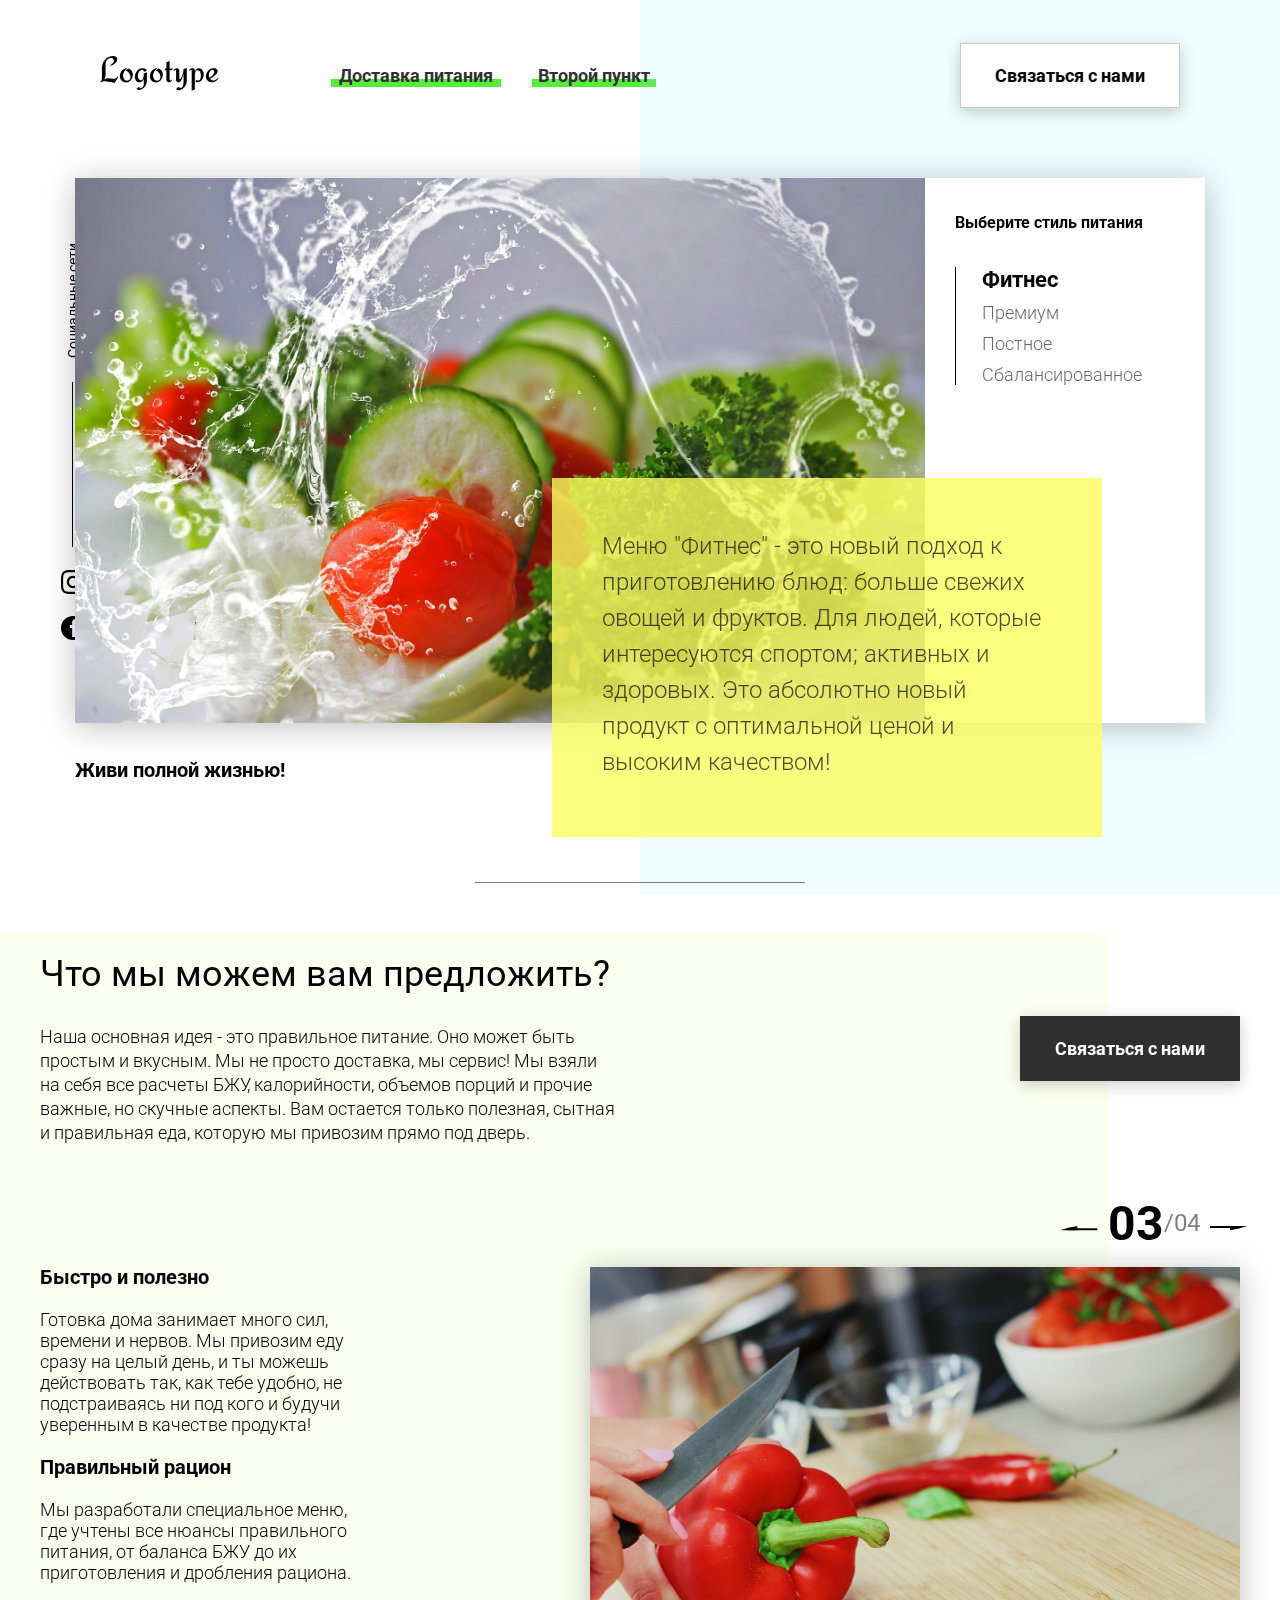
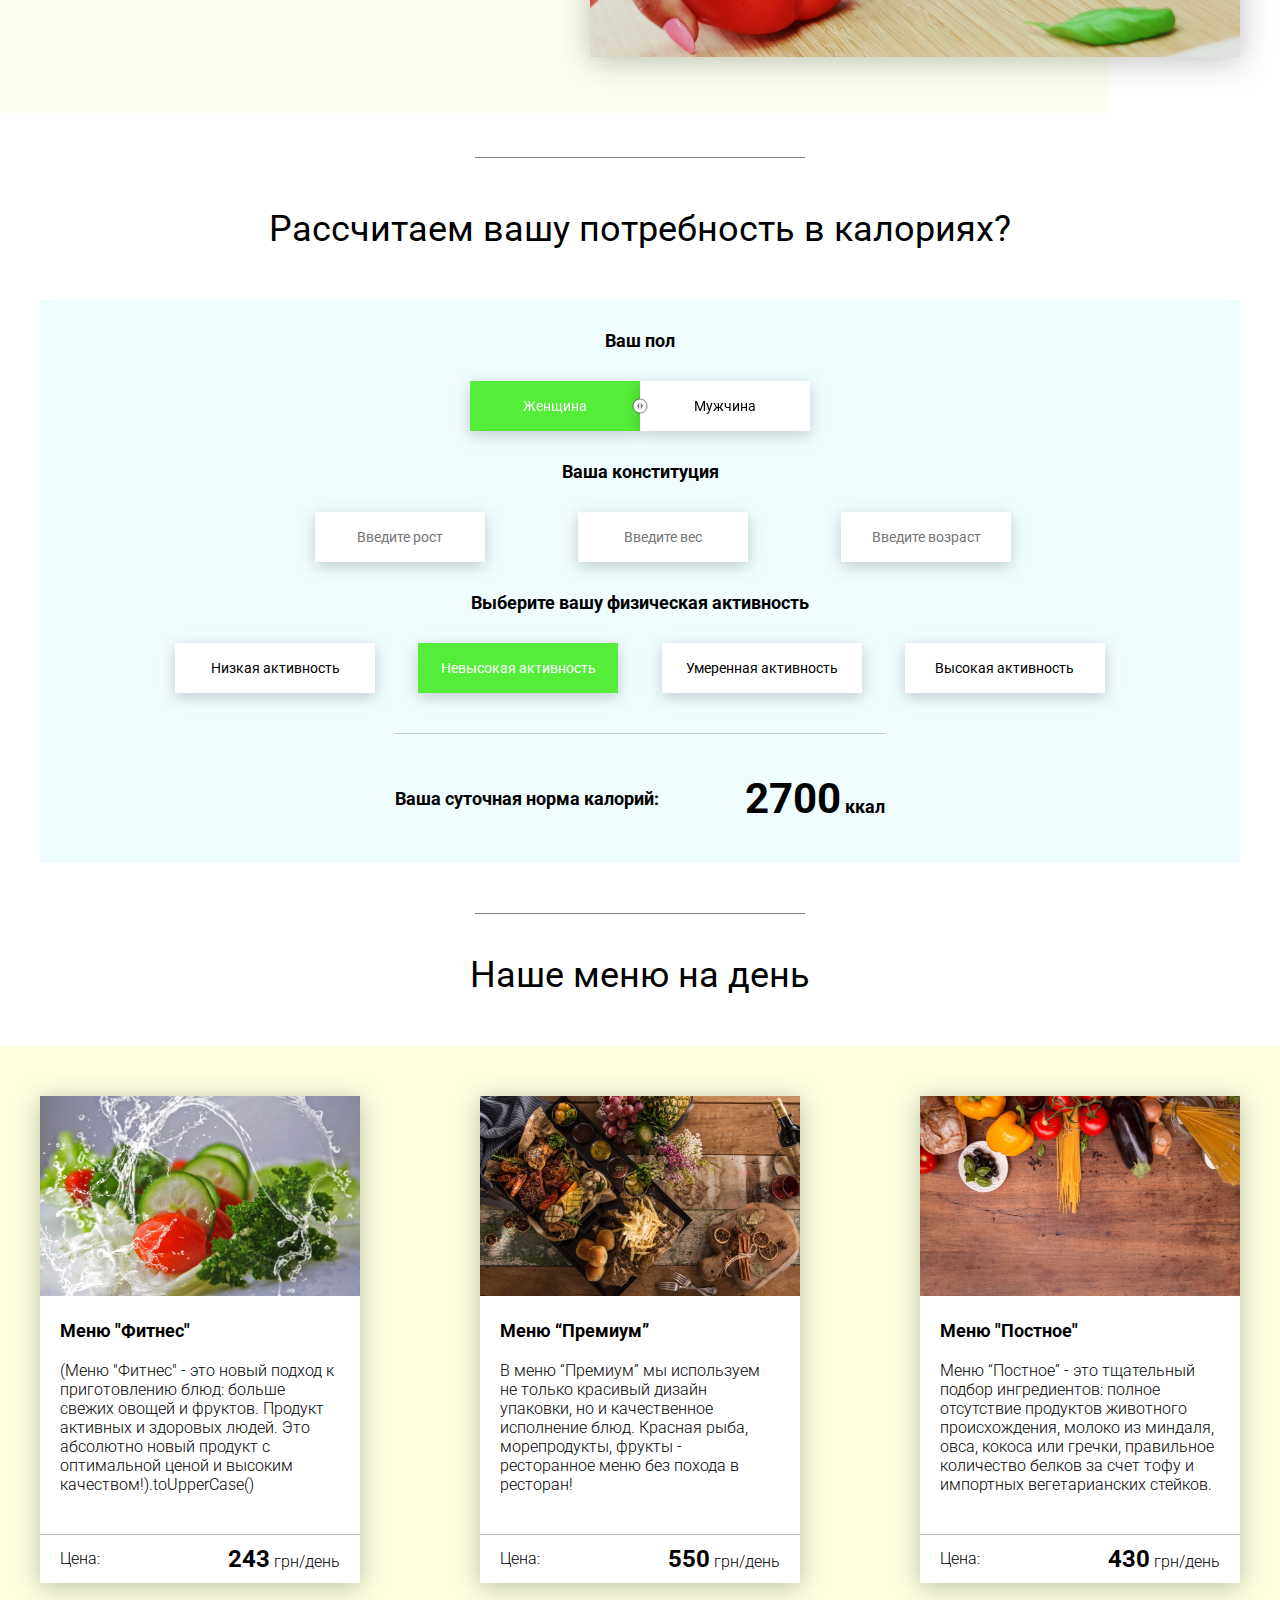
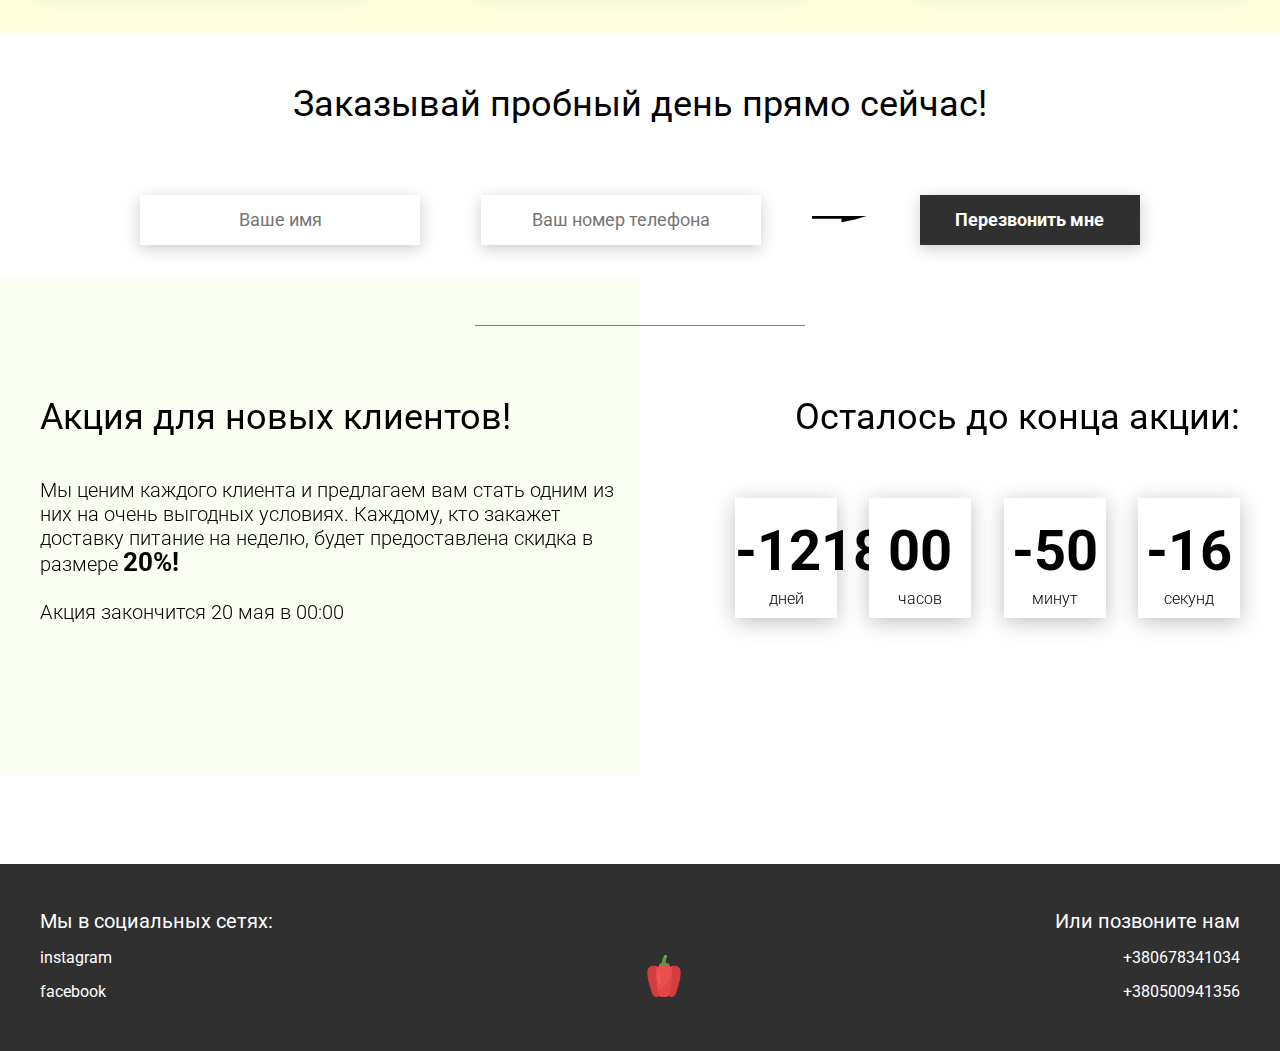
<file: food/index.html>
<!DOCTYPE html>
<html lang="en">
<head>
    <meta charset="UTF-8">
    <meta name="viewport" content="width=device-width, initial-scale=1.0">
    <title>Food</title>
    <link rel="stylesheet" href="css/style.css">
</head>
<body>
    <header class="header">
        <div class="header__left-block">
            <div class="header__logo">
                <img src="icons/logo.svg" alt="Логотип">
            </div>
            <nav class="header__links">
                <a href="#" class="header__link">Доставка питания</a>
                <a href="#" class="header__link">Второй пункт</a>
            </nav>
        </div>
        <div class="header__right-block">
            <button data-modal class="btn btn_white">Связаться с нами</button>
        </div>
    </header>
    <div class="sidepanel">
        <div class="sidepanel__text"><span>Социальные сети</span></div>
        <div class="sidepanel__divider"></div>
        <a href="#" class="sidepanel__icon">
            <img src="icons/instagram.svg" alt="instagram">
        </a>
        <a href="#" class="sidepanel__icon">
            <img src="icons/facebook.svg" alt="facebook">
        </a>
    </div>

    <div class="preview">
        <div class="bgc_blue"></div>
        <div class="container">
            <div class="tabcontainer">
                <div class="tabcontent">
                    <img src="img/tabs/vegy.jpg" alt="vegy">
                    <div class="tabcontent__descr">
                        Меню "Фитнес" - это новый подход к приготовлению блюд: больше свежих овощей и фруктов. Для людей, которые интересуются спортом; активных и здоровых. Это абсолютно новый продукт с оптимальной ценой и высоким качеством!
                    </div>
                </div>
                <div class="tabcontent">
                    <img src="img/tabs/elite.jpg" alt="elite">
                    <div class="tabcontent__descr">
                        Меню “Премиум” - мы используем не только красивый дизайн упаковки, но и качественное исполнение блюд. Красная рыба, морепродукты, фрукты - ресторанное меню без похода в ресторан!
                    </div>
                </div>
                <div class="tabcontent">
                    <img src="img/tabs/post.jpg" alt="post">
                    <div class="tabcontent__descr">
                        Наше специальное “Постное меню” - это тщательный подбор ингредиентов: полное отсутствие продуктов животного происхождения. Полная гармония с собой и природой в каждом элементе! Все будет Ом!
                    </div>
                </div>
                <div class="tabcontent">
                    <img src="img/tabs/vegy.jpg" alt="vegy">
                    <div class="tabcontent__descr">
                        Меню "Сбалансированное" - это соответствие вашего рациона всем научным рекомендациям. Мы тщательно просчитываем вашу потребность в к/б/ж/у и создаем лучшие блюда для вас.
                    </div>
                </div>
                <div class="tabheader">
                    <h3>Выберите стиль питания</h3>
                    <div class="tabheader__items">
                        <div class="tabheader__item tabheader__item_active">Фитнес</div>
                        <div class="tabheader__item">Премиум</div>
                        <div class="tabheader__item">Постное</div>
                        <div class="tabheader__item">Сбалансированное</div>
                    </div>
                </div>
            </div>
            <div class="preview__life">Живи полной жизнью!</div>
        </div>
    </div>

    <div class="divider"></div>

    <div class="offer">
        <div class="bgc_y"></div>
        <div class="container">
            <div class="offer__text">
                <h2 class="title">Что мы можем вам предложить?</h2>
                <div class="offer__descr">
                    Наша основная идея - это правильное питание. Оно может быть простым и вкусным. Мы не просто доставка, мы сервис! Мы взяли на себя все расчеты БЖУ, калорийности, объемов порций и прочие важные, но скучные аспекты. Вам остается только полезная, сытная и правильная еда, которую мы привозим прямо под дверь.
                </div>
            </div>
            <div class="offer__action">
                <button data-modal class="btn btn_dark">Связаться с нами</button>
            </div>
        </div>
        <div class="container">
            <div class="offer__advantages">
                <h2>Быстро и полезно</h2>
                <div class="offer__advantages-text">
                    Готовка дома занимает много сил, времени и нервов. Мы привозим еду сразу на целый день, и ты можешь действовать так, как тебе удобно, не подстраиваясь ни под кого и будучи уверенным в качестве продукта!
                </div>
                <h2>Правильный рацион</h2>
                <div class="offer__advantages-text">
                    Мы разработали специальное меню, где учтены все нюансы правильного питания, от баланса БЖУ до их приготовления и дробления рациона.
                </div>
            </div>
            <div class="offer__slider">
                <div class="offer__slider-counter">
                    <div class="offer__slider-prev">
                        <img src="icons/left.svg" alt="prev">
                    </div>
                    <span id="current">03</span>
                    /
                    <span id="total">04</span>
                    <div class="offer__slider-next">
                        <img src="icons/right.svg" alt="next">
                    </div>
                </div>
                <div class="offer__slider-wrapper">
                    <div class="offer__slide">
                        <img src="img/slider/pepper.jpg" alt="pepper">
                    </div>
                    <!-- <div class="offer__slide">
                        <img src="img/slider/food-12.jpg" alt="food">
                    </div>
                    <div class="offer__slide">
                        <img src="img/slider/olive-oil.jpg" alt="oil">
                    </div>
                    <div class="offer__slide">
                        <img src="img/slider/paprika.jpg" alt="paprika">
                    </div> -->
                </div>
            </div>
        </div>
    </div>

    <div class="divider"></div>

    <div class="calculating">
        <div class="container">
            <h2 class="title">Рассчитаем вашу потребность в калориях?
            </h2>
            <div class="calculating__field">
                <div class="calculating__subtitle">
                    Ваш пол
                </div>
                <div class="calculating__choose" id="gender">
                    <div class="calculating__choose-item calculating__choose-item_active">Женщина</div>
                    <div class="calculating__choose-item">Мужчина</div>
                </div>

                <div class="calculating__subtitle">
                    Ваша конституция
                </div>
                <div class="calculating__choose calculating__choose_medium">
                    <label for="height"></label><input type="text" id="height" placeholder="Введите рост" class="calculating__choose-item">
                    <label for="weight"></label><input type="text" id="weight" placeholder="Введите вес" class="calculating__choose-item">
                    <label for="age"></label><input type="text" id="age" placeholder="Введите возраст" class="calculating__choose-item">
                </div>

                <div class="calculating__subtitle">
                    Выберите вашу физическая активность
                </div>
                <div class="calculating__choose calculating__choose_big">
                    <div id="low" class="calculating__choose-item">Низкая активность </div>
                    <div id="small"  class="calculating__choose-item calculating__choose-item_active">Невысокая активность</div>
                    <div id="medium" class="calculating__choose-item">Умеренная активность</div>
                    <div id="high" class="calculating__choose-item">Высокая активность</div>
                </div>

                <div class="calculating__divider"></div>

                <div class="calculating__total">
                    <div class="calculating__subtitle">
                        Ваша суточная норма калорий:
                    </div>
                    <div class="calculating__result">
                        <span>2700</span> ккал
                    </div>
                </div>
            </div>
        </div>
    </div>

    <div class="divider"></div>

    <div class="menu">
        <h2 class="title">Наше меню на день</h2>

        <div class="menu__field">
            <div class="container">

            </div>
        </div>
    </div>

    <div class="order">
        <div class="container">
            <div class="title">Заказывай пробный день прямо сейчас!</div>
            <form action="#" class="order__form">
                <label>
                    <input required placeholder="Ваше имя" name="name" type="text" class="order__input">
                </label>
                <label>
                    <input required placeholder="Ваш номер телефона" name="phone" type="phone" class="order__input">
                </label>
                <img src="icons/right.svg" alt="right">
                <button class="btn btn_dark btn_min">Перезвонить мне</button>
            </form>
        </div>
    </div>

    <div class="divider"></div>

    <div class="promotion">
        <div class="bgc_y"></div>
        <div class="container">
            <div class="promotion__text">
                <div class="title">Акция для новых клиентов!</div>
                <div class="promotion__descr">
                    Мы ценим каждого клиента и предлагаем вам стать одним из них на очень выгодных условиях.
                    Каждому, кто закажет доставку питание на неделю, будет предоставлена скидка в размере <span>20%!</span>
                    <br><br>
                    Акция закончится 20 мая в 00:00
                </div>
            </div>
            <div class="promotion__timer">
                <div class="title">Осталось до конца акции:</div>
                <div class="timer">
                    <div class="timer__block">
                        <span id="days">12</span>
                        дней
                    </div>
                    <div class="timer__block">
                        <span id="hours">20</span>
                        часов
                    </div>
                    <div class="timer__block">
                        <span id="minutes">56</span>
                        минут
                    </div>
                    <div class="timer__block">
                        <span id="seconds">20</span>
                        секунд
                    </div>
                </div>
            </div>
        </div>
    </div>

    <footer class="footer">
        <div class="container">
            <div class="social">
                <div class="subtitle">Мы в социальных сетях:</div>
                <a href="#" class="link">instagram</a>
                <a href="#" class="link">facebook</a>
            </div>
            <div class="pepper">
                <img src="icons/veg.svg" alt="pepper">
            </div>
            <div class="call">
                <div class="subtitle">Или позвоните нам</div>
                <a href="#" class="link">+380678341034</a>
                <a href="#" class="link">+380500941356</a>
            </div>
        </div>
    </footer>

    <div class="modal">
        <div class="modal__dialog">
            <div class="modal__content">
                <form action="#">
                    <div data-close class="modal__close">&times;</div>
                    <div class="modal__title">Мы свяжемся с вами как можно быстрее!</div>
                    <label>
                        <input required placeholder="Ваше имя" name="name" type="text" class="modal__input">
                    </label>
                    <label>
                        <input required placeholder="Ваш номер телефона" name="phone" type="phone" class="modal__input">
                    </label>
                    <button class="btn btn_dark btn_min">Перезвонить мне</button>
                </form>
            </div>
        </div>
    </div>
    <script src="js/script.js"></script>
</body>
</html>
</file>
<file: food/css/style.css>
@import url(https://fonts.googleapis.com/css?family=Roboto:300,400,700&display=swap&subset=cyrillic-ext);*{box-sizing:border-box;margin:0;padding:0;font-family:Roboto,sans-serif}a{text-decoration:none}.btn{width:220px;height:65px;display:flex;justify-content:center;align-items:center;background-color:#fff;font-size:18px;font-weight:700;border:1px solid rgba(0,0,0,.2);box-shadow:0 4px 15px rgba(0,0,0,.2);cursor:pointer;transition:.3s all;outline:0}.btn_white{background-color:#fff}.btn_dark{background-color:#303030;color:#fff;border:none}.btn_min{height:50px}.btn:hover{box-shadow:0 4px 30px rgba(0,0,0,.3)}.container{max-width:1200px;margin:0 auto}.divider{width:330px;height:1px;margin:0 auto;background-color:rgba(0,0,0,.5)}.title{font-size:36px;font-weight:400}.header{display:flex;justify-content:space-between;align-items:center;height:150px;padding:0 100px}.header__left-block{display:flex;justify-content:space-between;min-width:550px}.header__logo{max-width:170px}.header__logo img{width:100%}.header__links{display:flex;align-items:center}.header__link{position:relative;margin-right:45px;font-weight:700;font-size:18px;color:#303030}.header__link:after{content:'';position:absolute;display:block;width:110%;left:-5%;bottom:-1px;z-index:-1;height:8px;background:#54ed39}.header__link:last-child{margin-right:0}.sidepanel{position:fixed;left:60px;top:240px;height:400px;width:25px;display:flex;flex-direction:column;justify-content:space-between;align-items:center}.sidepanel__text{width:120px;height:120px;font-size:14px}.sidepanel__text span{display:flex;transform:rotate(-90deg) translateX(-50px)}.sidepanel__divider{width:1px;height:165px;background-color:#000}.sidepanel__icon{width:24px;height:24px}.sidepanel__icon img{width:100%}.preview{padding:28px 0 100px 0;position:relative}.preview__life{font-weight:700;font-size:20px;margin-left:35px;margin-top:35px}.bgc_blue{position:absolute;right:0;top:-155px;width:50vw;height:900px;background:rgba(146,242,255,.15);z-index:-1}.tabcontainer{display:flex;width:1130px;margin:0 auto;box-shadow:0 4px 30px rgba(0,0,0,.25)}.tabcontent{width:850px;position:relative}.tabcontent img{width:100%;height:100%;object-fit:cover}.tabcontent__descr{position:absolute;top:300px;right:-177px;width:550px;height:359px;background:rgba(251,254,93,.8);padding:50px;font-size:24px;font-weight:300;line-height:36px;color:rgba(0,0,0,.7)}.tabheader{width:280px;padding:35px 30px;background-color:#fff}.tabheader h3{font-weight:700;font-size:16px}.tabheader__items{margin-top:35px;padding-left:26px;border-left:1px solid #000}.tabheader__item{font-weight:700;font-size:18px;font-weight:300;margin-top:10px;color:rgba(0,0,0,.6);cursor:pointer;transition:.3s all}.tabheader__item_active{color:#000;font-size:22px;font-weight:700}.offer{padding:70px 0 100px 0;position:relative}.offer .container{display:flex;justify-content:space-between}.offer .bgc_y{position:absolute;width:1109px;height:780px;background:rgba(243,255,222,.45);z-index:-1;top:50px}.offer__text{width:580px}.offer__descr{font-size:18px;margin-top:30px;font-weight:300;line-height:24px}.offer__action{display:flex;align-items:center;justify-content:flex-end}.offer__advantages{width:330px;margin-top:50px}.offer__advantages h2{font-weight:700;font-size:20px;margin-top:20px}.offer__advantages h2:first-child{margin-top:70px}.offer__advantages-text{margin-top:20px;font-size:18px;font-weight:300;line-height:21px}.offer__slider{width:650px;margin-top:50px;display:flex;flex-direction:column;align-items:flex-end}.offer__slider-counter{display:flex;width:180px;align-items:center;font-size:24px;color:rgba(0,0,0,.5)}.offer__slider-wrapper{width:100%;margin-top:15px;box-shadow:0 4px 30px rgba(0,0,0,.25)}.offer__slider-prev{margin-right:10px;cursor:pointer}.offer__slider-next{margin-left:10px;cursor:pointer}.offer__slider #current{font-size:48px;font-weight:700;color:#000}.offer__slide{width:100%;height:390px}.offer__slide img{width:100%;height:100%;object-fit:cover}.calculating{padding:50px 0}.calculating .title{text-align:center}.calculating__field{width:100%;margin-top:50px;background:rgba(146,242,255,.15);padding:30px 0 40px 0}.calculating__subtitle{text-align:center;font-size:18px;font-weight:700;margin-top:30px}.calculating__subtitle:first-child{margin-top:0}.calculating #gender:after{content:'';position:absolute;top:50%;transform:translateY(-50%);display:block;width:16px;height:16px;background:url(../icons/switch.svg) center center/cover no-repeat}.calculating__choose{position:relative;display:flex;margin-top:30px;justify-content:center}.calculating__choose-item{display:flex;align-items:center;justify-content:center;width:170px;height:50px;padding:0 10px;background:#fff;box-shadow:0 4px 15px rgba(0,0,0,.2);border:none;text-align:center;font-size:14px;cursor:pointer;outline:0;transition:.3s all}.calculating__choose-item_active{color:#fff;background-color:#54ed39}.calculating__choose_medium{width:743px;justify-content:space-between;margin:30px auto 0 auto}.calculating__choose_big{width:930px;justify-content:space-between;margin:30px auto 0 auto}.calculating__choose_big .calculating__choose-item{width:200px}.calculating__divider{width:490px;height:1px;margin:40px auto;background-color:rgba(0,0,0,.2)}.calculating__total{width:490px;margin:0 auto;display:flex;justify-content:space-between;align-items:center}.calculating__result{font-size:18px;font-weight:700}.calculating__result span{font-size:42px}.menu{padding:40px 0 50px 0}.menu .container{display:flex;justify-content:space-between;align-items:flex-start}.menu .title{text-align:center}.menu__field{margin-top:50px;padding:50px 0;width:100%;background:rgba(249,254,126,.25)}.menu__item{width:320px;min-height:450px;background:#fff;box-shadow:0 4px 25px rgba(0,0,0,.25);font-size:16px;font-weight:300}.menu__item img{width:100%;height:200px;object-fit:cover}.menu__item-subtitle{font-weight:700;font-size:18px;padding:0 20px;margin-top:20px}.menu__item-descr{margin-top:20px;padding:0 20px}.menu__item-divider{width:100%;height:1px;background-color:rgba(0,0,0,.25);margin-top:40px}.menu__item-price{display:flex;justify-content:space-between;align-items:center;padding:10px 20px}.menu__item-price span{font-size:24px;font-weight:700}.order{padding-bottom:80px}.order .title{text-align:center}.order__form{margin-top:70px;padding:0 100px;display:flex;justify-content:space-between;align-items:center}.order__form img{transform:scale(1.5)}.order__input{width:280px;height:50px;background:#fff;box-shadow:0 4px 15px rgba(0,0,0,.2);border:none;font-size:18px;text-align:center;padding:0 20px;outline:0}.promotion{padding:70px 0 240px 0;position:relative}.promotion .container{display:flex}.promotion .bgc_y{position:absolute;width:50%;height:499px;background:rgba(243,255,222,.35);z-index:-1;top:-50px;left:0}.promotion__text{width:50%}.promotion__descr{margin-top:40px;font-size:20px;line-height:24px;font-weight:300}.promotion__descr span{font-weight:700;font-size:26px}.promotion__timer{width:50%}.promotion__timer .title{text-align:right}.promotion__timer .timer{margin-top:60px;padding-left:95px;display:flex;justify-content:space-between;align-items:center}.promotion__timer .timer__block{width:102px;height:120px;background:#fff;box-shadow:0 4px 20px rgba(0,0,0,.25);font-size:16px;font-weight:300;text-align:center}.promotion__timer .timer__block span{display:block;margin-top:20px;margin-bottom:5px;font-size:56px;font-weight:700}.footer{min-height:180px;background-color:#303030;padding:45px 0 50px 0;color:#fff}.footer .container{height:100%;display:flex;justify-content:space-between;align-items:flex-end}.footer .subtitle{font-size:20px}.footer .link{display:block;margin-top:15px;font-size:16px;color:#fff}.footer .call{text-align:right}.modal{position:fixed;top:0;left:0;z-index:1050;display:none;width:100%;height:100%;overflow:hidden;background-color:rgba(0,0,0,.5)}.modal__dialog{max-width:500px;margin:40px auto}.modal__content{position:relative;width:100%;padding:40px;background-color:#fff;border:1px solid rgba(0,0,0,.2);border-radius:4px;max-height:80vh;overflow-y:auto}.modal__close{position:absolute;top:8px;right:14px;font-size:30px;color:#000;opacity:.5;font-weight:700;border:none;background-color:transparent;cursor:pointer}.modal__title{text-align:center;font-size:22px;text-transform:uppercase}.modal__input{display:block;margin:20px auto 20px auto;width:280px;height:50px;background:#fff;box-shadow:0 4px 15px rgba(0,0,0,.2);border:none;font-size:18px;text-align:center;padding:0 20px;outline:0}.modal .btn{display:block;width:280px;margin:0 auto}.show{display: block}.hide{display: none}.fade{animation-name: fade; animation-duration: 1.5s;}@keyframes fade{from{opacity: 0.1;}to{opacity: 1;}}
</file>
